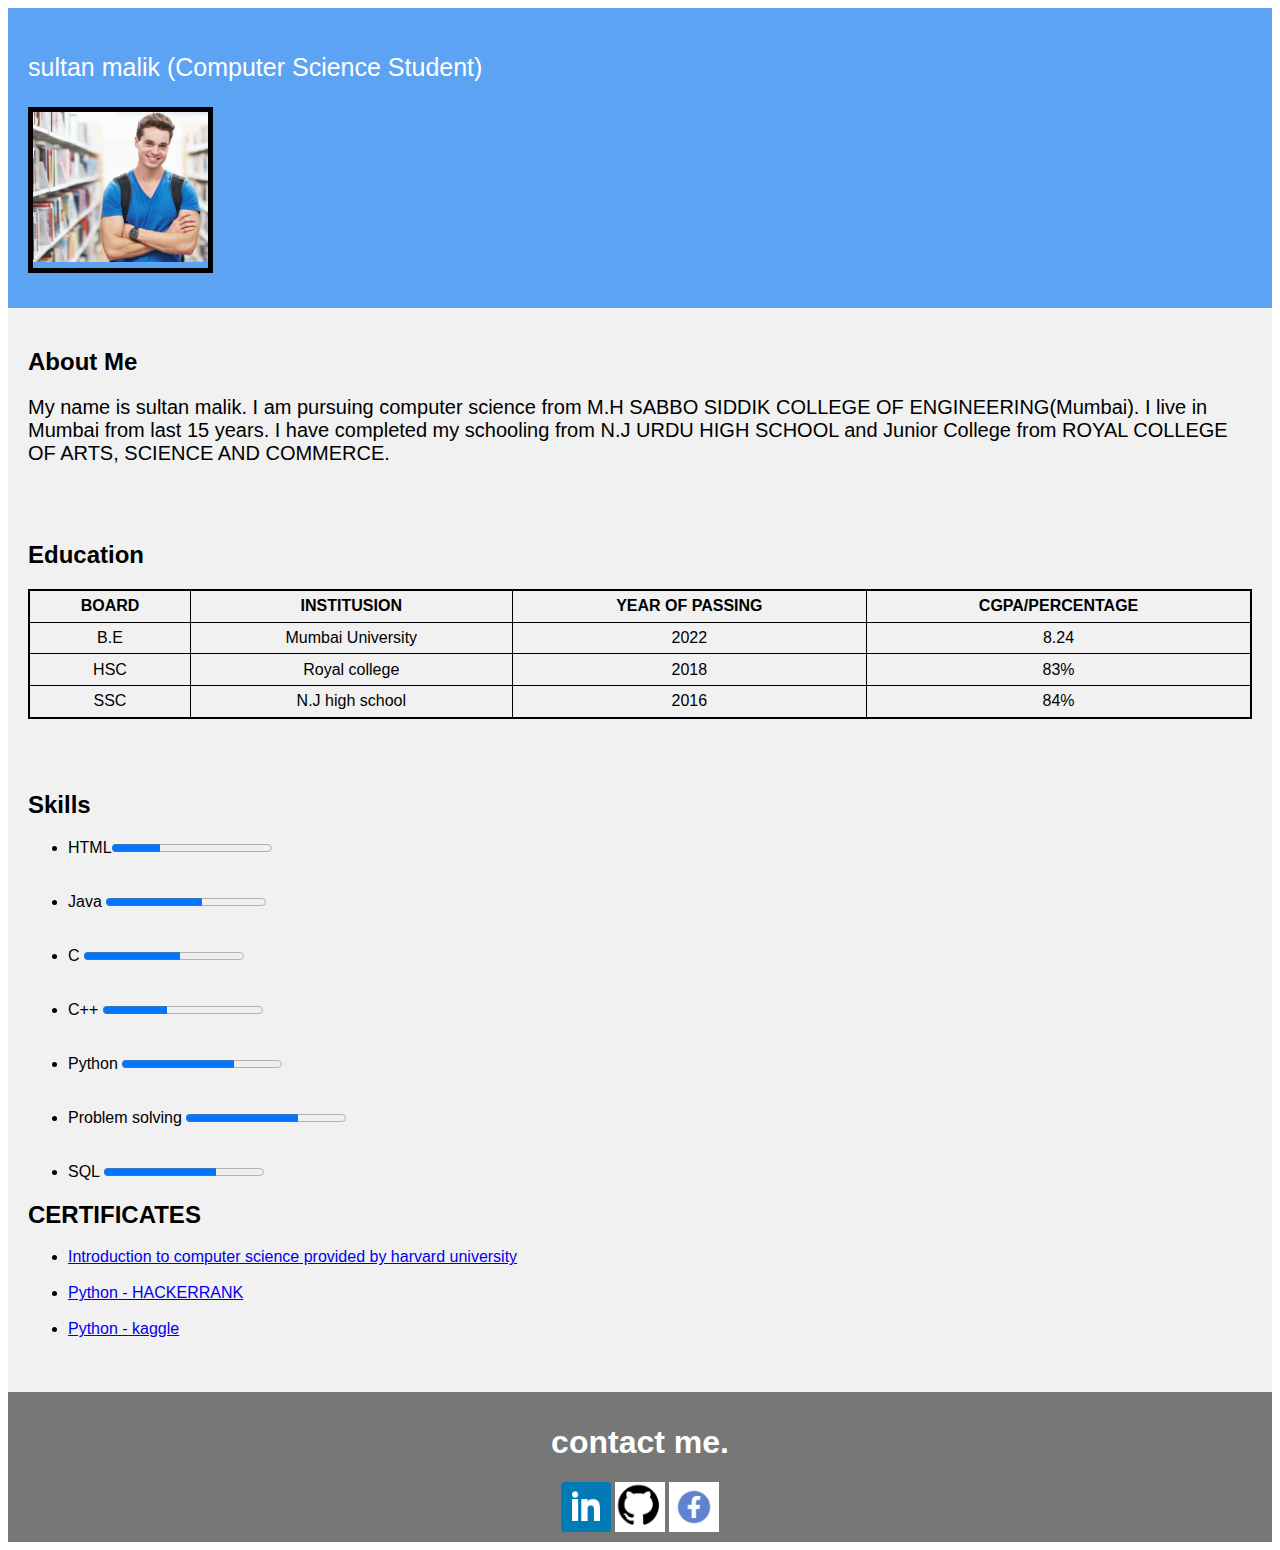
<file: index.html>
<!DOCTYPE html>
<html lang="en">

<head>
    <title>sultan's resume</title>
    <meta charset="utf-8">
    <meta name="viewport" content="width=device-width, initial-scale=1">
    <style>
        * {
            box-sizing: border-box;
        }

        body {
            font-family: Arial, Helvetica, sans-serif;
        }

        header {
            background-color: rgb(93, 163, 243);
            padding: 20px;
            font-size: 25px;
            color: white;
            height: 300px;
        }
        header> div{
            display: inline-block;
        }



        article {
            float: left;
            padding: 20px;
            width: 100%;
            background-color: #f1f1f1;
            height: 70%;
        }

        table {
            margin: 1rem 0 1rem 0;
            width: 100%;
            border: 2px solid #000;
            text-align: center;
            border-collapse: collapse;
        }

        td,
        th {
            border: 1px solid #000;
            padding: 0.4rem;
        }

        section:after {
            content: "";
            display: table;
            clear: both;
        }

        footer {
            background-color: #777;
            padding: 10px;
            text-align: center;
            color: white;
            height: 150px;
        }
        
    </style>
</head>

<body>
    <header>
        <p>sultan malik (Computer Science Student)</p>
        <div style="border:5px solid black;">
            <img src="./images/2.jpg" alt="" height="150px">
        </div>
    </header>

    <section>
        <article>
            <h2>About Me</h2>
            <p style="font-size: 20px;">
                My name is sultan malik. I am pursuing computer science from M.H SABBO SIDDIK COLLEGE OF ENGINEERING(Mumbai). I live
                in Mumbai from last 15 years. I have completed my schooling from N.J URDU HIGH SCHOOL and Junior College from ROYAL
                COLLEGE OF ARTS, SCIENCE AND COMMERCE.
            </p>
            <br><br>
            <h2>Education</h2>
            <table>
                <tr>
                    <th>BOARD</th>
                    <th>INSTITUSION</th>
                    <th>YEAR OF PASSING</th>
                    <th>CGPA/PERCENTAGE</th>
                </tr>
                <tr>
                    <td>B.E</td>
                    <td>Mumbai University</td>
                    <td>2022</td>
                    <td>8.24</td>
                </tr>
                <tr>
                    <td>HSC</td>
                    <td>Royal college</td>
                    <td>2018</td>
                    <td>83%</td>
                </tr>
                <tr>
                    <td>SSC</td>
                    <td>N.J high school</td>
                    <td>2016</td>
                    <td>84%</td>
                </tr>
            </table>
            <br><br>
            <h2>Skills</h2>
            <ul>
                <li>HTML<progress min="0" max="100" value="30"></progress></li><br><br>
                <li>Java <progress min="0" max="100" value="60"></progress> </li><br><br>
                <li>C <progress min="0" max="100" value="60"></progress></li><br><br>
                <li>C++ <progress min="0" max="100" value="40"></progress></li><br><br>
                <li>Python <progress min="0" max="100" value="70"></progress></li><br><br>
                <li>Problem solving <progress min="0" max="100" value="70"></progress></li><br><br>
                <li>SQL <progress min="0" max="100" value="70"></progress></li>
            </ul>
            <h2>CERTIFICATES</h2>
            <ul>
                <li><a href="https://certificates.cs50.io/33cb96c9-d866-450e-ad60-c93869583411.png?size=letter" target="_blank">Introduction to computer science provided by harvard university</a></li><br>
                <li><a href="https://www.hackerrank.com/certificates/2fc5f1d4aad1" target="_blank">Python - HACKERRANK</a></li><br>
                <li><a href="https://www.kaggle.com/learn/certification/maliksultan/python"
                        target="_blank">Python - kaggle</a></li><br>
            </ul>
        </article>
    </section>

    <footer>
        <h1>contact me.</h1>
        <a href="" target="_blank"><img src="./images/linkedin.png" alt="linked in" height="50"></a>
        <a href="https://github.com/sultanmalik04" target="_blank"><img src="./images/github.png" alt="Github" height="50"></a>
        <a href="https://www.facebook.com/profile.php?id=100029158482072" target="_blank"><img src="./images/facebook.png" alt="facebook" height="50"></a>
    </footer>

</body>

</html>
</file>
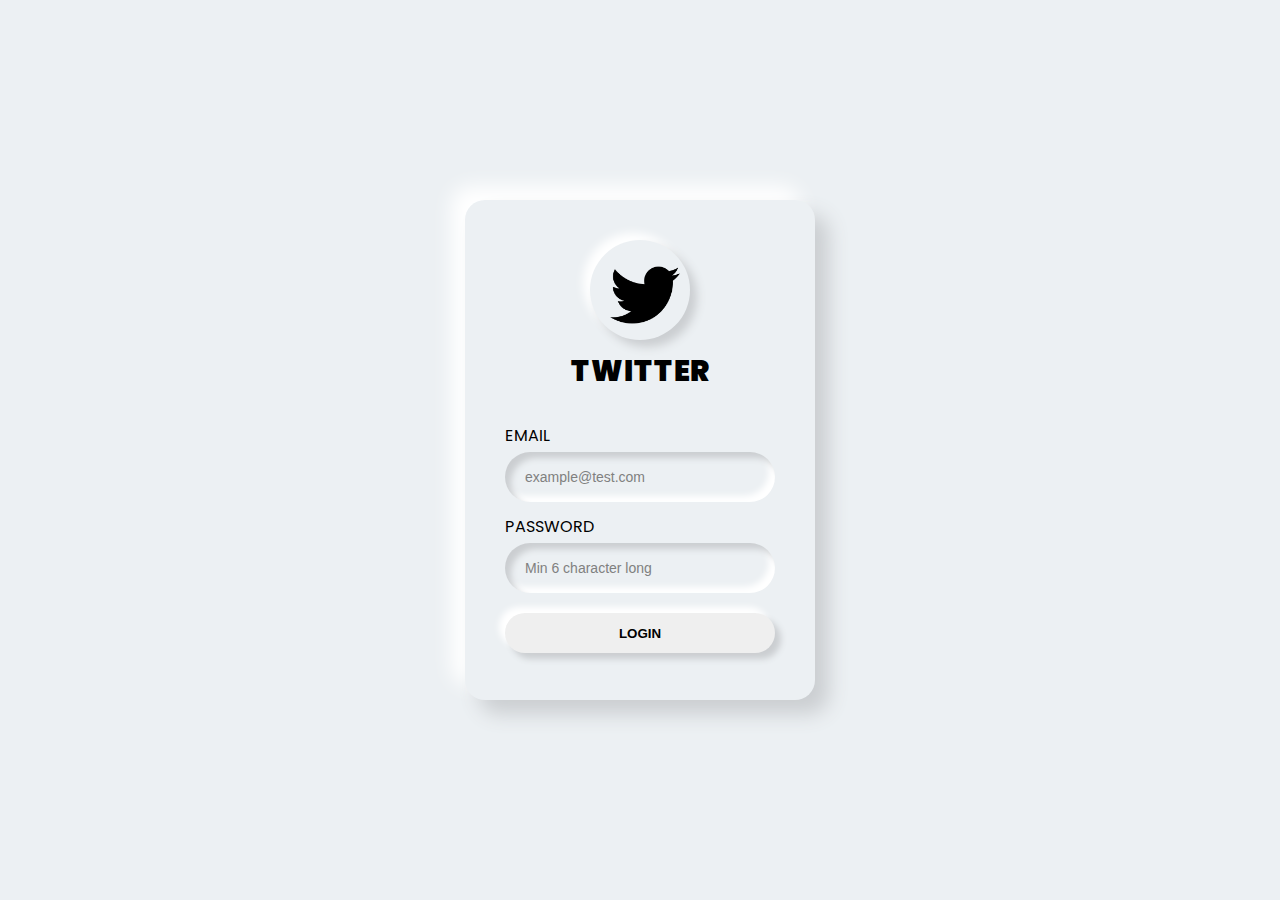
<file: Neumorphic_form.html>
<!DOCTYPE html>
<html lang="en">
<head>
    <meta charset="UTF-8">
    <meta name="viewport" content="width=device-width, initial-scale=1.0">
    <title>Neumorphic_form</title>
    <link rel="stylesheet" href="./Neumorphic_form.css">
</head>
<body>
    <div class="container">
        <div class="brand-logo">
            <img src="./images/twitter.png" alt="">
        </div>
        <div class="brand-title">TWITTER</div>
        <div class="inputs">
            <label for="">EMAIL</label>
            <input type="email" placeholder="example@test.com">
            <label for="">PASSWORD</label>
            <input type="password" placeholder="Min 6 character long">
            <button type="submit">LOGIN</button>
        </div>
    </div>
</body>
</html>
</file>
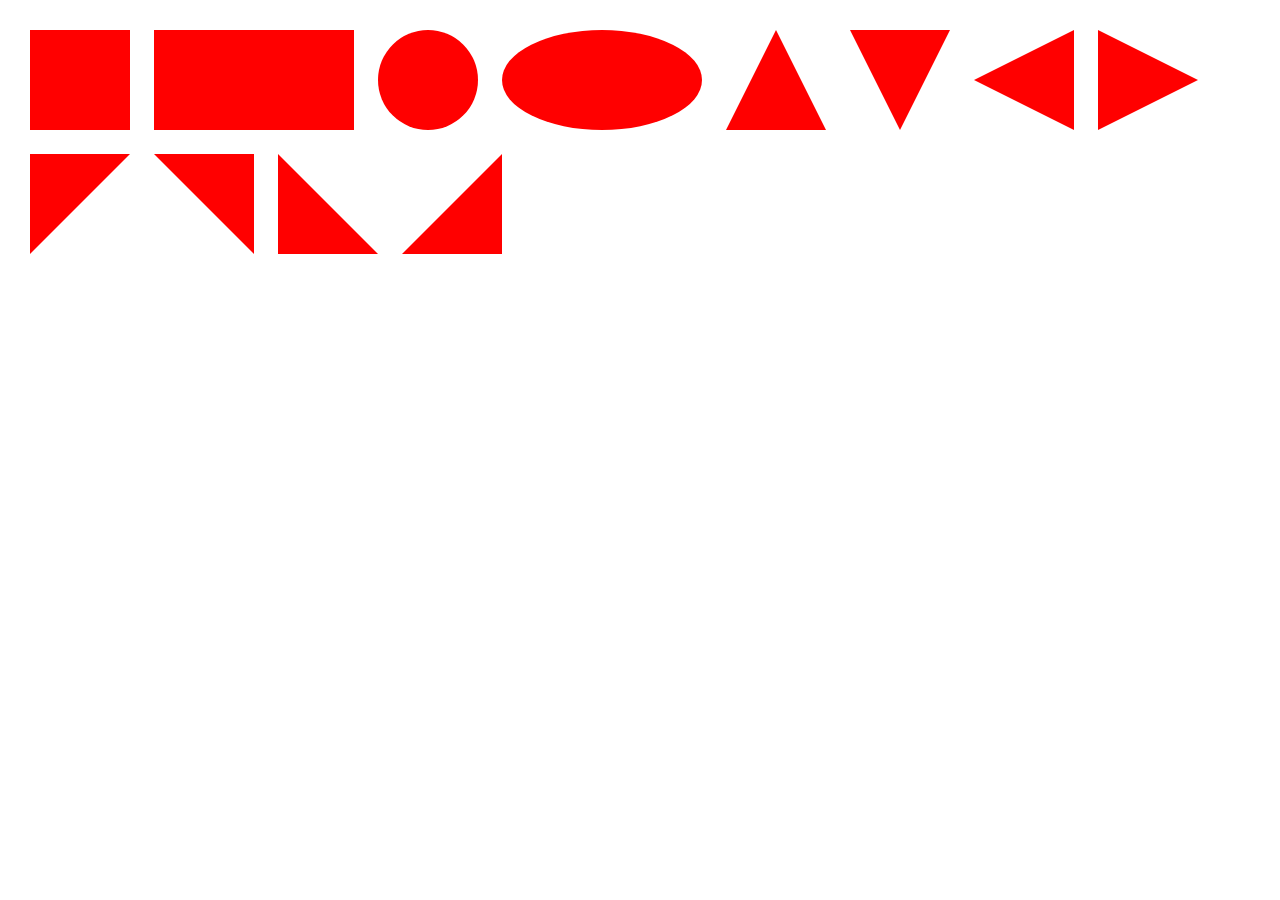
<file: shapes.html>
<!DOCTYPE html>
<html lang="en">
<head>
    <meta charset="UTF-8">
    <meta name="viewport" content="width=device-width, initial-scale=1.0">
    <title>Shapes In CSS</title>
    <link rel="stylesheet" href="./shapes.css">
</head>
<body>
    <div id="square"></div>
    <div id="rectangle"></div>
    <div id="circle"></div>
    <div id="oval"></div>
    <div id="triangle-up"></div>
    <div id="triangle-down"></div>
    <div id="triangle-left"></div>
    <div id="triangle-right"></div>
    <div id="triangle-topleft"></div>
    <div id="triangle-topright"></div>
    <div id="triangle-bottomleft"></div>
    <div id="triangle-bottomright"></div>

</body>
</html>
</file>
<file: Neumorphic_form.css>
@import url('https://fonts.googleapis.com/css2?family=Poppins:wght@400;900&display=swap');

body {
  margin: 0;
  width: 100vw;
  height: 100vh;
  background: #ecf0f3;
  display: flex;
  align-items: center;
  text-align: center;
  justify-content: center;
  place-items: center;
  overflow: hidden;
  font-family: poppins;
}

.container {
  width: 350px;
  height: 500px;
  padding: 40px;
  border-radius: 20px;
  box-sizing: border-box;
  background: #ecf0f3;
  box-shadow: 14px 14px 20px #cbced1, -14px -14px 20px white;
}

.brand-logo {
  height: 100px;
  width: 100px;
  margin: auto;
  border-radius: 50%;
  box-sizing: border-box;
  box-shadow: 7px 7px 10px #cbced1, -7px -7px 10px white;
}

.brand-logo img {
  width: 70px;
  position: relative;
  left: 5px;
  top: 20px;
}

.brand-title {
  margin-top: 10px;
  font-weight: 900;
  font-size: 1.8rem;
  letter-spacing: 1px;
}

.inputs {
  text-align: left;
  margin-top: 30px;
}

label, input, button {
  display: block;
  width: 100%;
  padding: 0;
  border: none;
  outline: none;
  box-sizing: border-box;
}

label {
  margin-bottom: 4px;
}

label:nth-of-type(2) {
  margin-top: 12px;
}

input::placeholder {
  color: gray;
}

input {
  background: #ecf0f3;
  padding: 10px;
  padding-left: 20px;
  height: 50px;
  font-size: 14px;
  border-radius: 50px;
  box-shadow: inset 6px 6px 6px #cbced1, inset -6px -6px 6px white;
}

button {
  margin-top: 20px;

  height: 40px;
  border-radius: 20px;
  cursor: pointer;
  font-weight: 900;
  box-shadow: 6px 6px 6px #cbced1, -6px -6px 6px white;
  transition: 0.5s;
}
</file>
<file: shapes.css>
* {
    margin: 10px;
}

div {
    display: inline-flex;
}

#square {
    width: 100px;
    height: 100px;
    background: red;
}

#rectangle {
    width: 200px;
    height: 100px;
    background: red;
}

#circle {
    width: 100px;
    height: 100px;
    background: red;
    border-radius: 50%;
}

#oval {
    width: 200px;
    height: 100px;
    background: red;
    border-radius: 100px / 50px;
}

#triangle-up {
    width: 0;
    height: 0;
    border-left: 50px solid transparent;
    border-right: 50px solid transparent;
    border-bottom: 100px solid red;
}

#triangle-down {
    width: 0;
    height: 0;
    border-left: 50px solid transparent;
    border-right: 50px solid transparent;
    border-top: 100px solid red;
}

#triangle-left {
    width: 0;
    height: 0;
    border-top: 50px solid transparent;
    border-right: 100px solid red;
    border-bottom: 50px solid transparent;
}

#triangle-right {
    width: 0;
    height: 0;
    border-top: 50px solid transparent;
    border-left: 100px solid red;
    border-bottom: 50px solid transparent;
}

#triangle-topleft {
    width: 0;
    height: 0;
    border-top: 100px solid red;
    border-right: 100px solid transparent;
}


#triangle-topright {
    width: 0;
    height: 0;
    border-top: 100px solid red;
    border-left: 100px solid transparent;
}

#triangle-bottomleft {
    width: 0;
    height: 0;
    border-bottom: 100px solid red;
    border-right: 100px solid transparent;
}

#triangle-bottomright {
    width: 0;
    height: 0;
    border-bottom: 100px solid red;
    border-left: 100px solid transparent;
}
</file>
